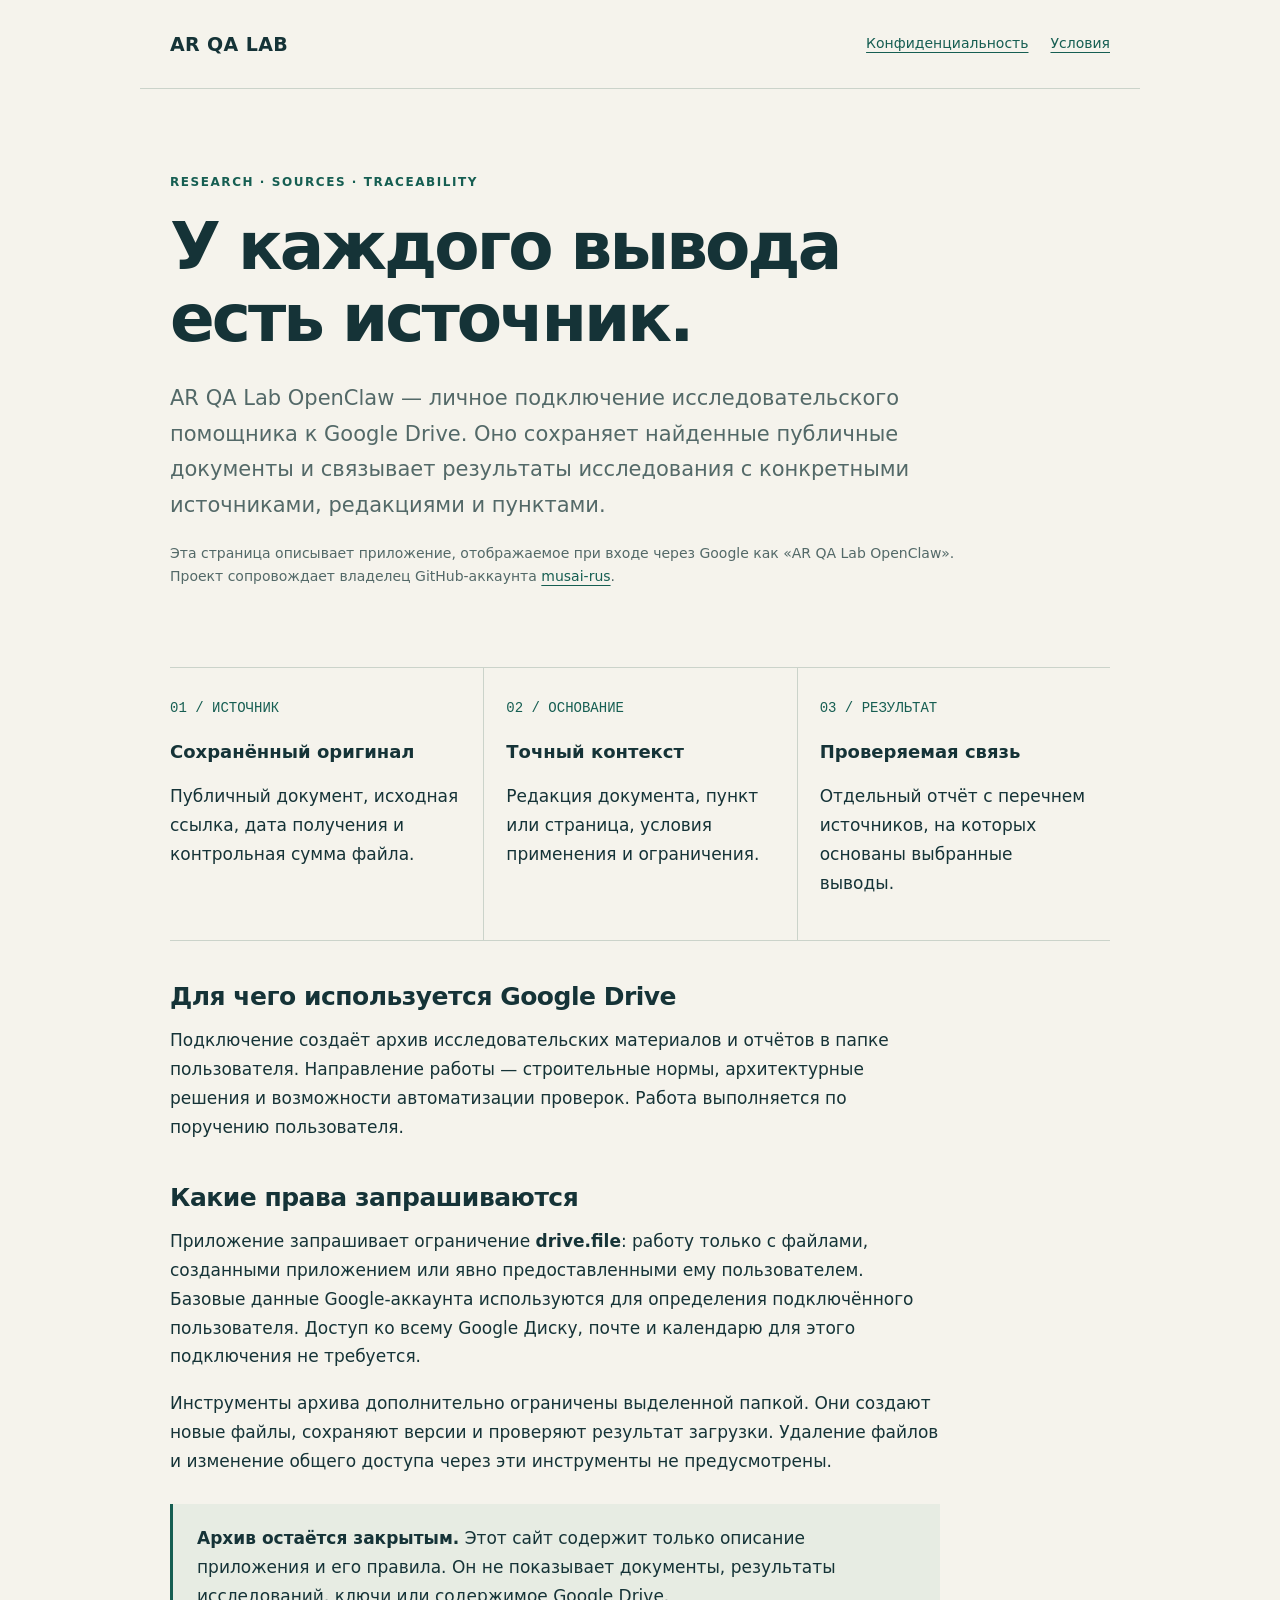
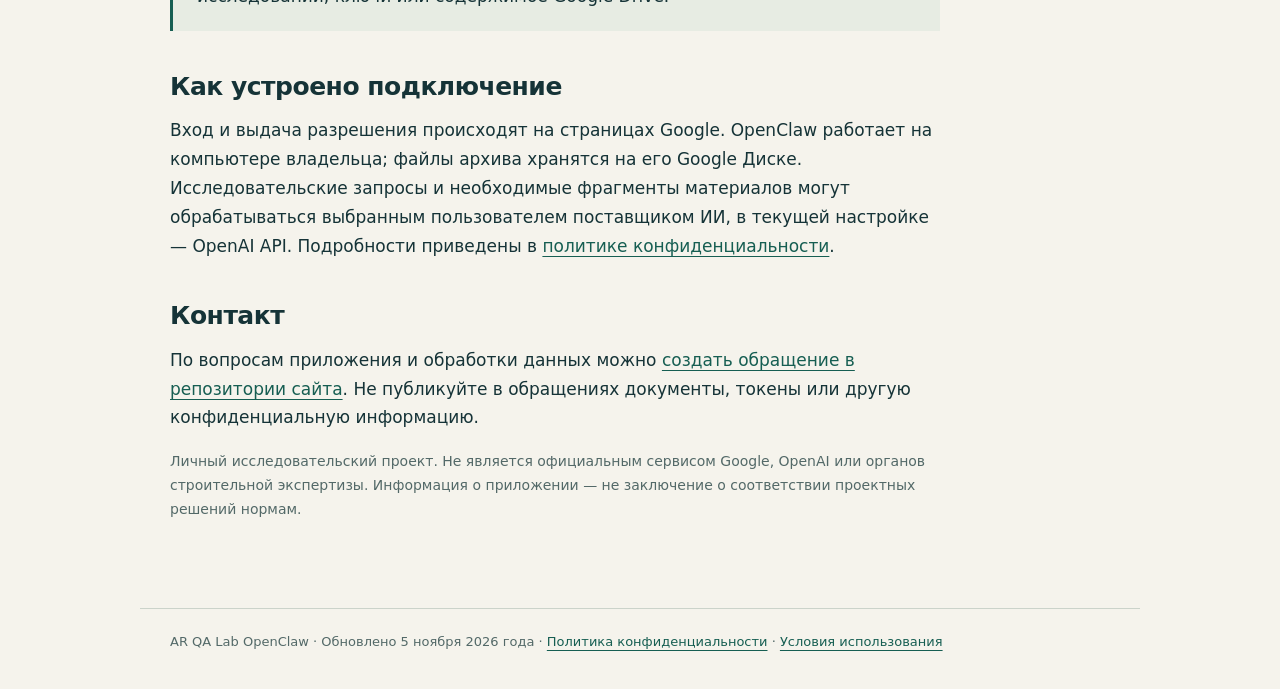
<file: index.html>
<!doctype html>
<html lang="ru"><head><meta charset="utf-8"><meta name="viewport" content="width=device-width,initial-scale=1"><meta name="description" content="AR QA Lab OpenClaw — личное исследовательское подключение для сохранения публичных источников и оснований выводов в Google Drive."><title>AR QA Lab OpenClaw — информация о приложении</title><link rel="stylesheet" href="style.css"></head>
<body><header><a class="brand" href="index.html">AR QA LAB</a><nav aria-label="Основная навигация"><a href="privacy.html">Конфиденциальность</a><a href="terms.html">Условия</a></nav></header>
<main><section class="hero"><div class="eyebrow">Research · Sources · Traceability</div><h1>У каждого вывода<br>есть источник.</h1><p class="lead">AR QA Lab OpenClaw — личное подключение исследовательского помощника к Google Drive. Оно сохраняет найденные публичные документы и связывает результаты исследования с конкретными источниками, редакциями и пунктами.</p><p class="fine">Эта страница описывает приложение, отображаемое при входе через Google как «AR QA Lab OpenClaw». Проект сопровождает владелец GitHub-аккаунта <a href="https://github.com/musai-rus">musai-rus</a>.</p></section>
<div class="strip"><div><span class="number">01 / ИСТОЧНИК</span><h3>Сохранённый оригинал</h3><p>Публичный документ, исходная ссылка, дата получения и контрольная сумма файла.</p></div><div><span class="number">02 / ОСНОВАНИЕ</span><h3>Точный контекст</h3><p>Редакция документа, пункт или страница, условия применения и ограничения.</p></div><div><span class="number">03 / РЕЗУЛЬТАТ</span><h3>Проверяемая связь</h3><p>Отдельный отчёт с перечнем источников, на которых основаны выбранные выводы.</p></div></div>
<section class="prose"><h2>Для чего используется Google Drive</h2><p>Подключение создаёт архив исследовательских материалов и отчётов в папке пользователя. Направление работы — строительные нормы, архитектурные решения и возможности автоматизации проверок. Работа выполняется по поручению пользователя.</p><h2>Какие права запрашиваются</h2><p>Приложение запрашивает ограничение <strong>drive.file</strong>: работу только с файлами, созданными приложением или явно предоставленными ему пользователем. Базовые данные Google-аккаунта используются для определения подключённого пользователя. Доступ ко всему Google Диску, почте и календарю для этого подключения не требуется.</p><p>Инструменты архива дополнительно ограничены выделенной папкой. Они создают новые файлы, сохраняют версии и проверяют результат загрузки. Удаление файлов и изменение общего доступа через эти инструменты не предусмотрены.</p><div class="note"><strong>Архив остаётся закрытым.</strong> Этот сайт содержит только описание приложения и его правила. Он не показывает документы, результаты исследований, ключи или содержимое Google Drive.</div><h2>Как устроено подключение</h2><p>Вход и выдача разрешения происходят на страницах Google. OpenClaw работает на компьютере владельца; файлы архива хранятся на его Google Диске. Исследовательские запросы и необходимые фрагменты материалов могут обрабатываться выбранным пользователем поставщиком ИИ, в текущей настройке — OpenAI API. Подробности приведены в <a href="privacy.html">политике конфиденциальности</a>.</p><h2>Контакт</h2><p>По вопросам приложения и обработки данных можно <a href="https://github.com/musai-rus/musai-rus.github.io/issues">создать обращение в репозитории сайта</a>. Не публикуйте в обращениях документы, токены или другую конфиденциальную информацию.</p><p class="fine">Личный исследовательский проект. Не является официальным сервисом Google, OpenAI или органов строительной экспертизы. Информация о приложении — не заключение о соответствии проектных решений нормам.</p></section></main>
<footer>AR QA Lab OpenClaw · Обновлено 5 ноября 2026 года · <a href="privacy.html">Политика конфиденциальности</a> · <a href="terms.html">Условия использования</a></footer></body></html>
</file>
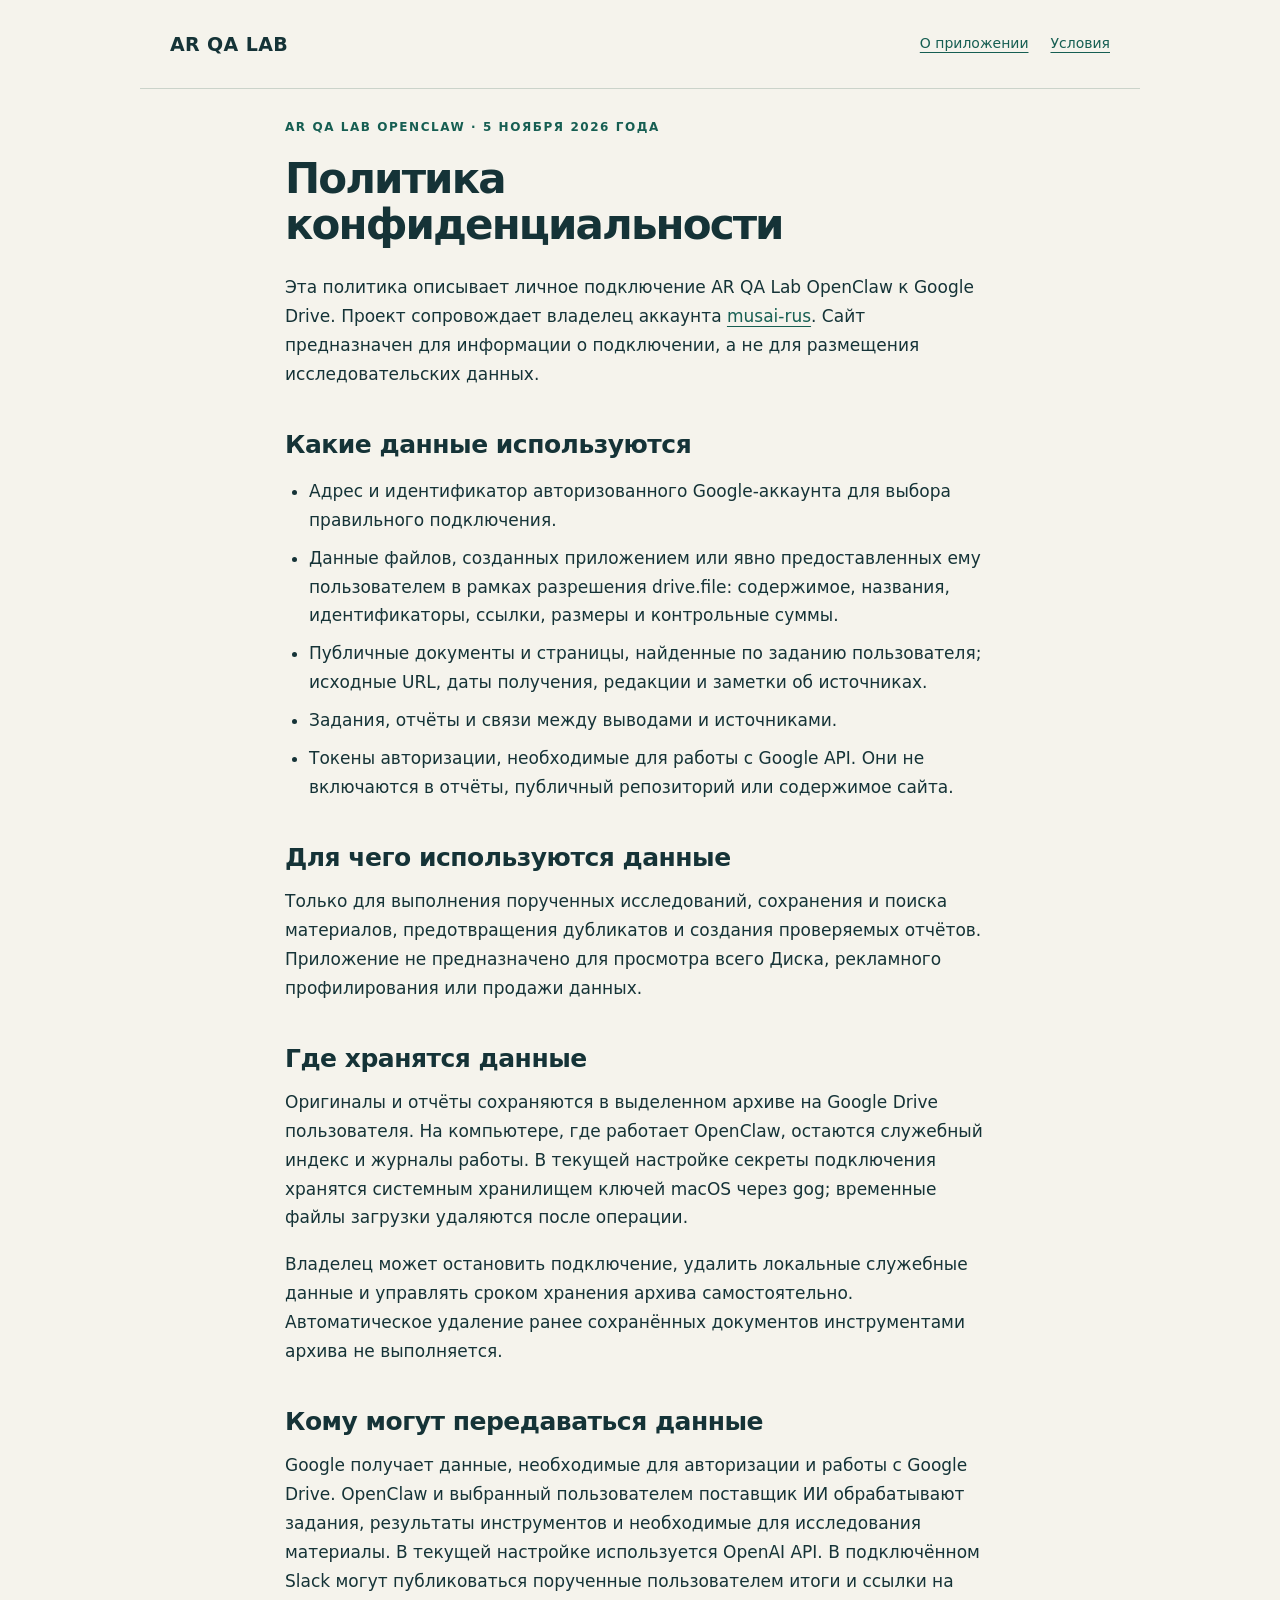
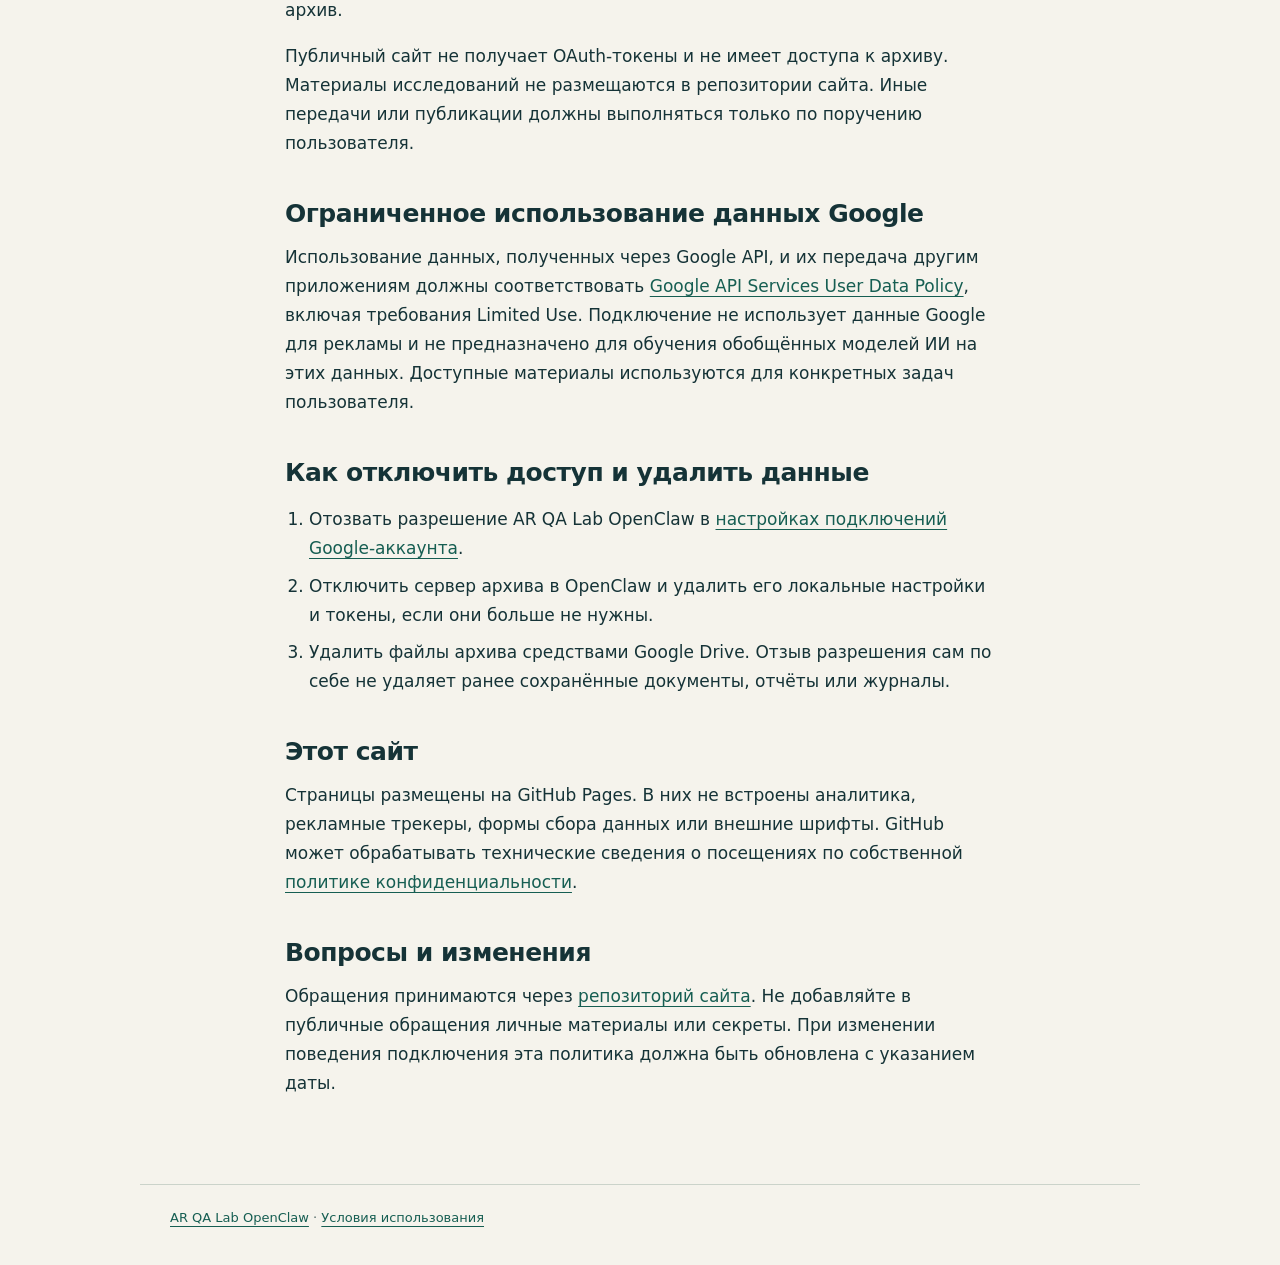
<file: privacy.html>
<!doctype html><html lang="ru"><head><meta charset="utf-8"><meta name="viewport" content="width=device-width,initial-scale=1"><title>Политика конфиденциальности — AR QA Lab OpenClaw</title><link rel="stylesheet" href="style.css"></head><body><header><a class="brand" href="index.html">AR QA LAB</a><nav aria-label="Основная навигация"><a href="index.html">О приложении</a><a href="terms.html">Условия</a></nav></header><main class="prose"><div class="eyebrow">AR QA Lab OpenClaw · 5 ноября 2026 года</div><h1>Политика конфиденциальности</h1><p>Эта политика описывает личное подключение AR QA Lab OpenClaw к Google Drive. Проект сопровождает владелец аккаунта <a href="https://github.com/musai-rus">musai-rus</a>. Сайт предназначен для информации о подключении, а не для размещения исследовательских данных.</p><h2>Какие данные используются</h2><ul><li>Адрес и идентификатор авторизованного Google-аккаунта для выбора правильного подключения.</li><li>Данные файлов, созданных приложением или явно предоставленных ему пользователем в рамках разрешения drive.file: содержимое, названия, идентификаторы, ссылки, размеры и контрольные суммы.</li><li>Публичные документы и страницы, найденные по заданию пользователя; исходные URL, даты получения, редакции и заметки об источниках.</li><li>Задания, отчёты и связи между выводами и источниками.</li><li>Токены авторизации, необходимые для работы с Google API. Они не включаются в отчёты, публичный репозиторий или содержимое сайта.</li></ul><h2>Для чего используются данные</h2><p>Только для выполнения порученных исследований, сохранения и поиска материалов, предотвращения дубликатов и создания проверяемых отчётов. Приложение не предназначено для просмотра всего Диска, рекламного профилирования или продажи данных.</p><h2>Где хранятся данные</h2><p>Оригиналы и отчёты сохраняются в выделенном архиве на Google Drive пользователя. На компьютере, где работает OpenClaw, остаются служебный индекс и журналы работы. В текущей настройке секреты подключения хранятся системным хранилищем ключей macOS через gog; временные файлы загрузки удаляются после операции.</p><p>Владелец может остановить подключение, удалить локальные служебные данные и управлять сроком хранения архива самостоятельно. Автоматическое удаление ранее сохранённых документов инструментами архива не выполняется.</p><h2>Кому могут передаваться данные</h2><p>Google получает данные, необходимые для авторизации и работы с Google Drive. OpenClaw и выбранный пользователем поставщик ИИ обрабатывают задания, результаты инструментов и необходимые для исследования материалы. В текущей настройке используется OpenAI API. В подключённом Slack могут публиковаться порученные пользователем итоги и ссылки на архив.</p><p>Публичный сайт не получает OAuth-токены и не имеет доступа к архиву. Материалы исследований не размещаются в репозитории сайта. Иные передачи или публикации должны выполняться только по поручению пользователя.</p><h2>Ограниченное использование данных Google</h2><p>Использование данных, полученных через Google API, и их передача другим приложениям должны соответствовать <a href="https://developers.google.com/terms/api-services-user-data-policy">Google API Services User Data Policy</a>, включая требования Limited Use. Подключение не использует данные Google для рекламы и не предназначено для обучения обобщённых моделей ИИ на этих данных. Доступные материалы используются для конкретных задач пользователя.</p><h2>Как отключить доступ и удалить данные</h2><ol><li>Отозвать разрешение AR QA Lab OpenClaw в <a href="https://myaccount.google.com/connections">настройках подключений Google-аккаунта</a>.</li><li>Отключить сервер архива в OpenClaw и удалить его локальные настройки и токены, если они больше не нужны.</li><li>Удалить файлы архива средствами Google Drive. Отзыв разрешения сам по себе не удаляет ранее сохранённые документы, отчёты или журналы.</li></ol><h2>Этот сайт</h2><p>Страницы размещены на GitHub Pages. В них не встроены аналитика, рекламные трекеры, формы сбора данных или внешние шрифты. GitHub может обрабатывать технические сведения о посещениях по собственной <a href="https://docs.github.com/en/site-policy/privacy-policies/github-general-privacy-statement">политике конфиденциальности</a>.</p><h2>Вопросы и изменения</h2><p>Обращения принимаются через <a href="https://github.com/musai-rus/musai-rus.github.io/issues">репозиторий сайта</a>. Не добавляйте в публичные обращения личные материалы или секреты. При изменении поведения подключения эта политика должна быть обновлена с указанием даты.</p></main><footer><a href="index.html">AR QA Lab OpenClaw</a> · <a href="terms.html">Условия использования</a></footer></body></html>
</file>
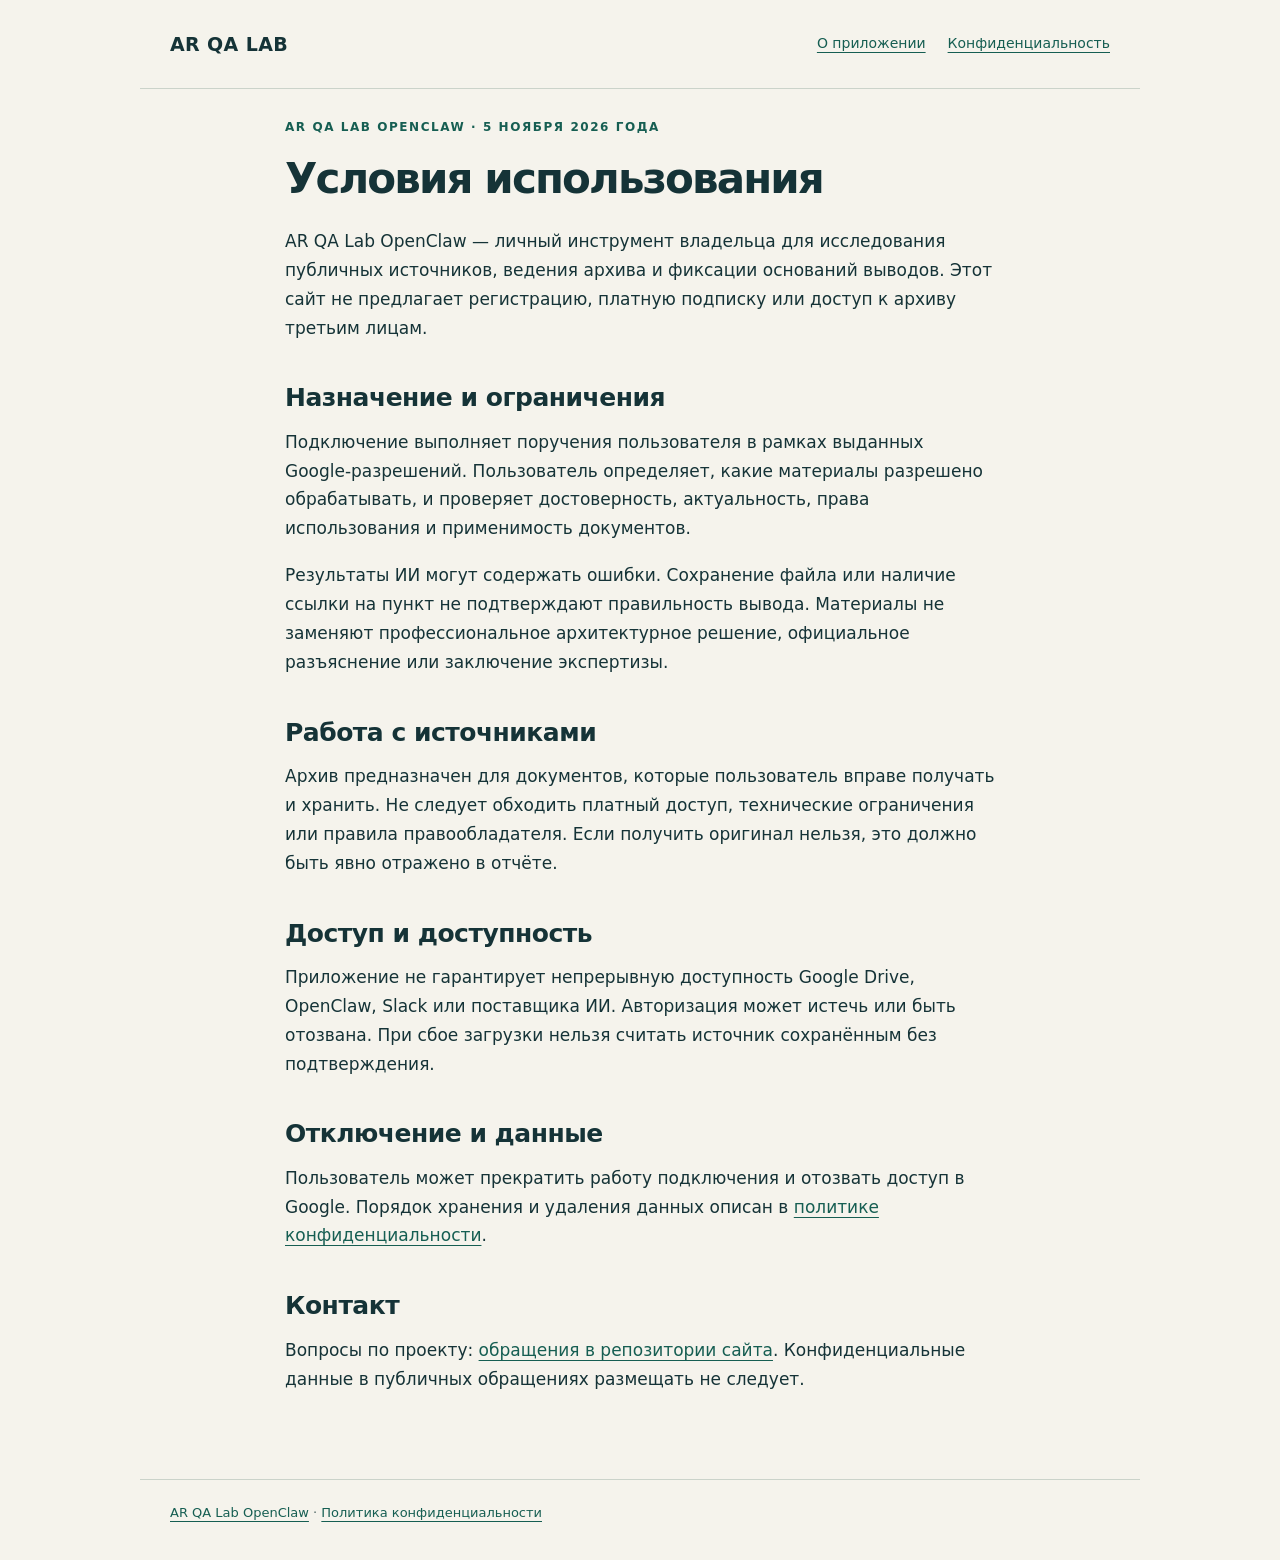
<file: terms.html>
<!doctype html><html lang="ru"><head><meta charset="utf-8"><meta name="viewport" content="width=device-width,initial-scale=1"><title>Условия использования — AR QA Lab OpenClaw</title><link rel="stylesheet" href="style.css"></head><body><header><a class="brand" href="index.html">AR QA LAB</a><nav aria-label="Основная навигация"><a href="index.html">О приложении</a><a href="privacy.html">Конфиденциальность</a></nav></header><main class="prose"><div class="eyebrow">AR QA Lab OpenClaw · 5 ноября 2026 года</div><h1>Условия использования</h1><p>AR QA Lab OpenClaw — личный инструмент владельца для исследования публичных источников, ведения архива и фиксации оснований выводов. Этот сайт не предлагает регистрацию, платную подписку или доступ к архиву третьим лицам.</p><h2>Назначение и ограничения</h2><p>Подключение выполняет поручения пользователя в рамках выданных Google-разрешений. Пользователь определяет, какие материалы разрешено обрабатывать, и проверяет достоверность, актуальность, права использования и применимость документов.</p><p>Результаты ИИ могут содержать ошибки. Сохранение файла или наличие ссылки на пункт не подтверждают правильность вывода. Материалы не заменяют профессиональное архитектурное решение, официальное разъяснение или заключение экспертизы.</p><h2>Работа с источниками</h2><p>Архив предназначен для документов, которые пользователь вправе получать и хранить. Не следует обходить платный доступ, технические ограничения или правила правообладателя. Если получить оригинал нельзя, это должно быть явно отражено в отчёте.</p><h2>Доступ и доступность</h2><p>Приложение не гарантирует непрерывную доступность Google Drive, OpenClaw, Slack или поставщика ИИ. Авторизация может истечь или быть отозвана. При сбое загрузки нельзя считать источник сохранённым без подтверждения.</p><h2>Отключение и данные</h2><p>Пользователь может прекратить работу подключения и отозвать доступ в Google. Порядок хранения и удаления данных описан в <a href="privacy.html">политике конфиденциальности</a>.</p><h2>Контакт</h2><p>Вопросы по проекту: <a href="https://github.com/musai-rus/musai-rus.github.io/issues">обращения в репозитории сайта</a>. Конфиденциальные данные в публичных обращениях размещать не следует.</p></main><footer><a href="index.html">AR QA Lab OpenClaw</a> · <a href="privacy.html">Политика конфиденциальности</a></footer></body></html>
</file>
<file: style.css>
:root{color-scheme:light;--ink:#153337;--muted:#536968;--paper:#f5f3ec;--line:#cbd3ca;--accent:#165e52}*{box-sizing:border-box}body{margin:0;background:var(--paper);color:var(--ink);font:17px/1.7 system-ui,-apple-system,BlinkMacSystemFont,"Segoe UI",sans-serif}a{color:var(--accent);text-underline-offset:4px}a:hover{color:#103c34}a:focus-visible{outline:3px solid #d9a642;outline-offset:5px}header,main,footer{max-width:1000px;margin:auto;padding:28px 30px}header{display:flex;justify-content:space-between;align-items:center;border-bottom:1px solid var(--line);gap:20px}.brand{font-size:19px;font-weight:750;text-decoration:none;color:var(--ink);letter-spacing:.02em}nav{display:flex;flex-wrap:wrap;gap:22px;font-size:14px}.eyebrow{font-size:12px;letter-spacing:.13em;text-transform:uppercase;color:var(--accent);font-weight:700}.hero{padding:55px 0 35px;max-width:820px}h1{font-size:clamp(36px,6vw,66px);line-height:1.1;letter-spacing:-.045em;font-weight:650;margin:18px 0 25px}h2{font-size:25px;line-height:1.25;letter-spacing:-.02em;margin:40px 0 14px}h3{font-size:18px;line-height:1.4}.lead{font-size:21px;color:var(--muted);max-width:760px}.strip{display:grid;grid-template-columns:repeat(3,1fr);border-top:1px solid var(--line);border-bottom:1px solid var(--line);margin:25px 0}.strip>div{padding:24px 22px 24px 0}.strip>div+div{border-left:1px solid var(--line);padding-left:22px}.number{color:var(--accent);font:14px ui-monospace,monospace}p{margin:0 0 18px}ul,ol{padding-left:24px}.note{padding:20px 24px;border-left:3px solid var(--accent);background:#e7ece3;margin:28px 0}.prose{max-width:770px}.prose h1{font-size:42px}.prose li{margin:9px 0}footer{border-top:1px solid var(--line);margin-top:40px;color:var(--muted);font-size:13px;padding-top:22px;padding-bottom:36px}.fine{font-size:14px;color:var(--muted)}@media(max-width:650px){header{align-items:flex-start;flex-direction:column;gap:10px}header,main,footer{padding-left:22px;padding-right:22px}.hero{padding-top:35px}.strip{grid-template-columns:1fr}.strip>div+div{border-left:0;border-top:1px solid var(--line);padding-left:0}.lead{font-size:19px}.prose h1{font-size:35px}nav{gap:16px}}
</file>
